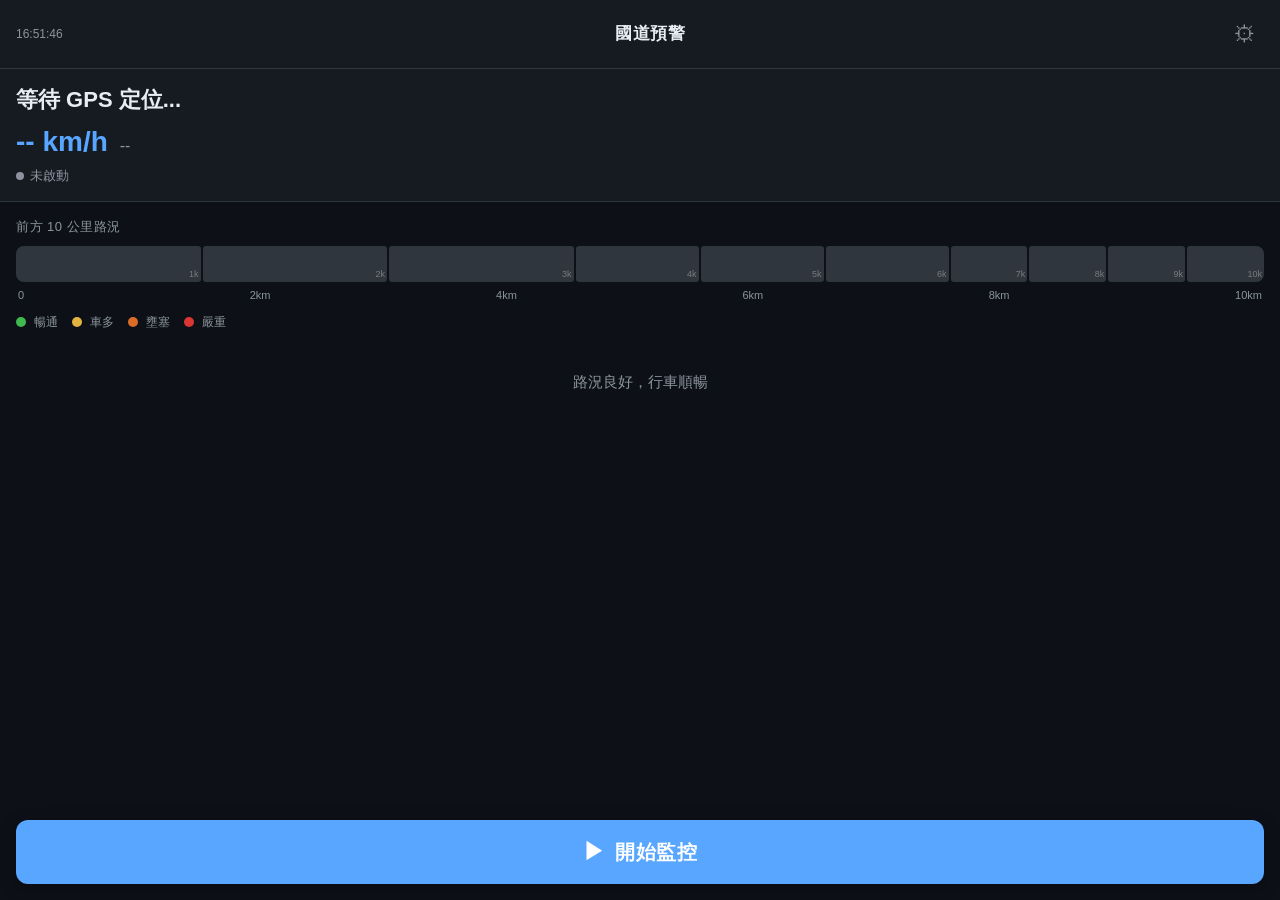
<file: index.html>
<!DOCTYPE html>
<html lang="zh-TW">
<head>
  <meta charset="UTF-8" />
  <meta name="viewport" content="width=device-width, initial-scale=1.0, maximum-scale=1.0, user-scalable=no" />
  <meta name="theme-color" content="#0d1117" />
  <meta name="apple-mobile-web-app-capable" content="yes" />
  <meta name="apple-mobile-web-app-status-bar-style" content="black-translucent" />
  <meta name="apple-mobile-web-app-title" content="國道預警" />
  <title>高速公路車流預警</title>
  <link rel="manifest" href="manifest.json" />
  <link rel="apple-touch-icon" href="icons/icon-192.png" />
  <link rel="stylesheet" href="style.css" />
</head>
<body>

  <!-- 頂部狀態列 -->
  <header class="app-header">
    <div class="update-time" id="updateTime">--:--:--</div>
    <h1 class="app-title">國道預警</h1>
    <button class="settings-btn" id="settingsBtn" aria-label="設定">⚙</button>
  </header>

  <!-- 位置與速度資訊 -->
  <section class="status-section">
    <div class="road-info" id="roadInfo">等待 GPS 定位...</div>
    <div class="speed-direction-row">
      <span class="speed-display" id="currentSpeed">-- km/h</span>
      <span class="direction-display" id="currentDirection">--</span>
    </div>
    <div class="push-status" id="pushStatus">
      <span class="status-dot dot-inactive"></span>
      <span class="status-text">未啟動</span>
    </div>
  </section>

  <!-- 前方路況色塊條 -->
  <section class="traffic-section">
    <div class="traffic-label">前方 10 公里路況</div>
    <div class="traffic-bar" id="trafficBar">
      <div class="traffic-segment unknown" data-km="1"></div>
      <div class="traffic-segment unknown" data-km="2"></div>
      <div class="traffic-segment unknown" data-km="3"></div>
      <div class="traffic-segment unknown" data-km="4"></div>
      <div class="traffic-segment unknown" data-km="5"></div>
      <div class="traffic-segment unknown" data-km="6"></div>
      <div class="traffic-segment unknown" data-km="7"></div>
      <div class="traffic-segment unknown" data-km="8"></div>
      <div class="traffic-segment unknown" data-km="9"></div>
      <div class="traffic-segment unknown" data-km="10"></div>
    </div>
    <div class="traffic-scale">
      <span>0</span><span>2km</span><span>4km</span><span>6km</span><span>8km</span><span>10km</span>
    </div>
    <div class="traffic-legend">
      <span class="legend-dot green"></span><span class="legend-label">暢通</span>
      <span class="legend-dot yellow"></span><span class="legend-label">車多</span>
      <span class="legend-dot orange"></span><span class="legend-label">壅塞</span>
      <span class="legend-dot red"></span><span class="legend-label">嚴重</span>
    </div>
  </section>

  <!-- 警示區 -->
  <section class="alert-section">
    <div class="alert-card hidden" id="alertCard">
      <div class="alert-icon-text">⚠</div>
      <div class="alert-body">
        <div class="alert-message" id="alertMessage"></div>
        <div class="alert-time" id="alertTime"></div>
      </div>
    </div>
    <div class="no-alert-text" id="noAlertText">路況良好，行車順暢</div>
  </section>

  <!-- 開始/停止按鈕 -->
  <section class="control-section">
    <button class="monitor-btn" id="monitorBtn">
      <span class="btn-icon" id="btnIcon">▶</span>
      <span class="btn-text" id="btnText">開始監控</span>
    </button>
  </section>

  <!-- 設定 Drawer -->
  <div class="overlay hidden" id="settingsOverlay"></div>
  <aside class="settings-drawer hidden" id="settingsDrawer">
    <div class="settings-header">
      <h2>設定</h2>
      <button class="close-btn" id="closeSettings" aria-label="關閉">✕</button>
    </div>
    <div class="settings-body">

      <div class="setting-group">
        <div class="setting-label">預警靈敏度</div>
        <label class="radio-label">
          <input type="radio" name="sensitivity" value="yellow" />
          一般（黃色以上即警示）
        </label>
        <label class="radio-label">
          <input type="radio" name="sensitivity" value="orange" checked />
          嚴格（橘色以上才警示）
        </label>
      </div>

      <div class="setting-group">
        <div class="setting-label">通知方式</div>
        <label class="check-label">
          <input type="checkbox" id="notifyPush" checked />
          背景推播通知（螢幕關閉仍有效）
        </label>
        <label class="check-label">
          <input type="checkbox" id="notifyVoice" checked />
          語音播報（螢幕開啟時）
        </label>
        <div class="setting-hint">開車時請保持螢幕常亮以獲取精準預警（手機設定 → 螢幕不熄滅）</div>
      </div>

      <div class="setting-group">
        <div class="setting-label">開發 / 測試</div>
        <label class="check-label">
          <input type="checkbox" id="testMode" />
          測試模式（在家模擬高速公路）
        </label>
        <div class="setting-hint">開啟後忽略「是否在高速公路上」的判斷，方便在家測試警示邏輯</div>
      </div>

      <div class="setting-group">
        <div class="setting-label">預警距離</div>
        <label class="radio-label">
          <input type="radio" name="alertDist" value="auto" checked />
          自動（依車速，最高 8 km）
        </label>
        <label class="radio-label">
          <input type="radio" name="alertDist" value="3" />
          固定 3 km
        </label>
        <label class="radio-label">
          <input type="radio" name="alertDist" value="5" />
          固定 5 km
        </label>
        <label class="radio-label">
          <input type="radio" name="alertDist" value="8" />
          固定 8 km
        </label>
      </div>

      <div class="setting-group">
        <div class="setting-label">Cloudflare Worker URL</div>
        <input
          type="url"
          class="text-input"
          id="workerUrlInput"
          placeholder="https://highway-alert.YOUR_NAME.workers.dev"
        />
        <div class="setting-label" style="margin-top:12px">VAPID 公鑰</div>
        <input
          type="text"
          class="text-input"
          id="vapidKeyInput"
          placeholder="BxxxxxxxxxxxxxxxxxxxxxxxxxxxxxxxxxxxxxxxxxxxxxxxxxxxxxxxxxxxxxxxxxxxxxxxxxxxxxxxxxxxxxxA="
        />
        <button class="save-btn" id="saveSettingsBtn">儲存設定</button>
        <div class="worker-status-row" id="workerStatusRow"></div>
      </div>

    </div>
  </aside>

  <!-- iOS 安裝提示 -->
  <div class="install-banner hidden" id="installBanner">
    <span>點「分享」→「加入主畫面」以安裝 App</span>
    <button class="install-close" id="installClose">✕</button>
  </div>

  <!-- Icon 產生器（首次執行，生成 PNG icon） -->
  <canvas id="iconCanvas" style="display:none"></canvas>

  <script src="config.js"></script>
  <script src="js/geo.js"></script>
  <script src="js/traffic.js"></script>
  <script src="js/alert.js"></script>
  <script src="js/push.js"></script>
  <script src="js/ui.js"></script>
  <script src="js/main.js"></script>
</body>
</html>
</file>
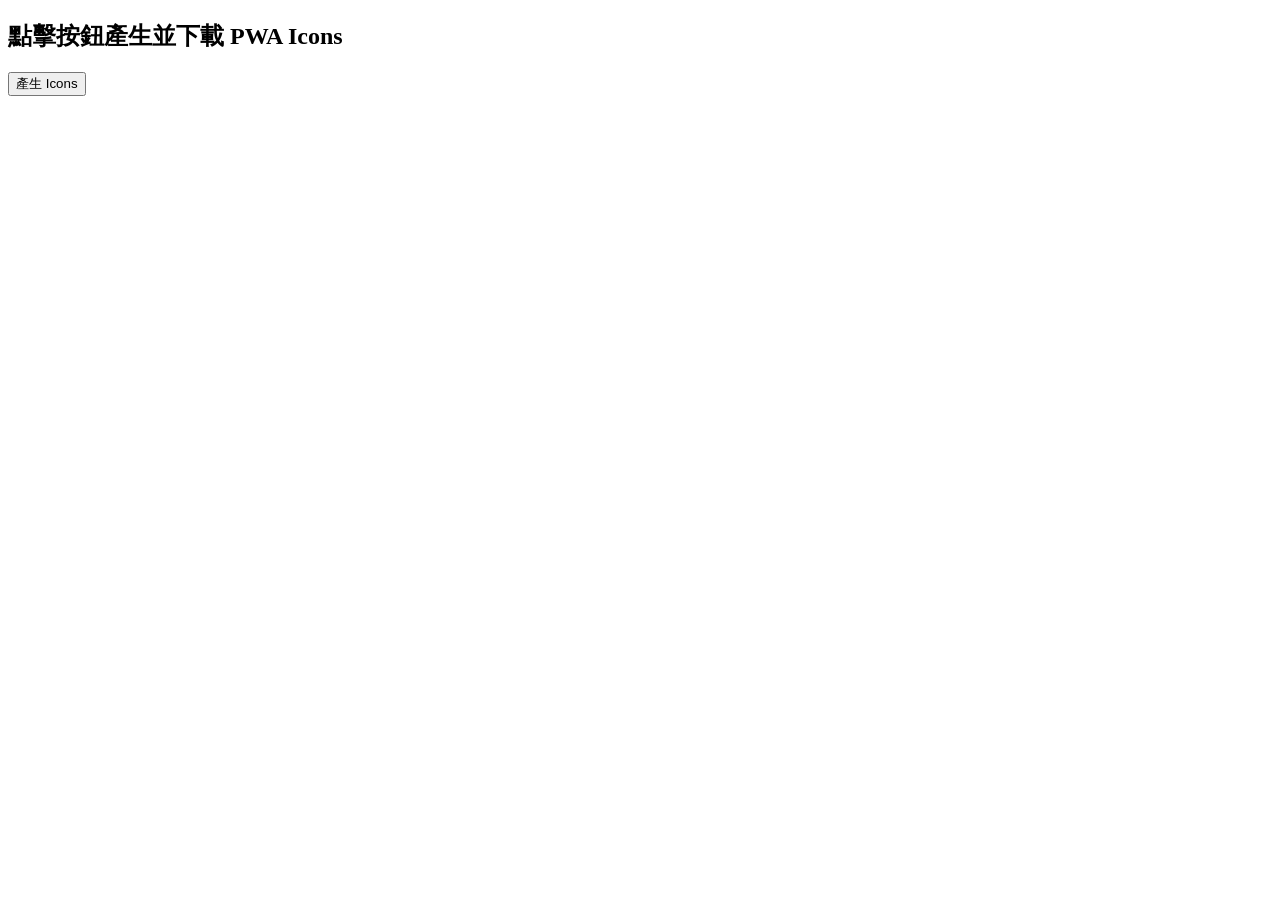
<file: generate-icons.html>
<!DOCTYPE html>
<html>
<head><meta charset="UTF-8"><title>產生 PWA Icon</title></head>
<body>
<h2>點擊按鈕產生並下載 PWA Icons</h2>
<button onclick="generate()">產生 Icons</button>
<div id="out"></div>
<script>
function drawIcon(size) {
  const canvas = document.createElement('canvas');
  canvas.width = canvas.height = size;
  const ctx = canvas.getContext('2d');

  // 背景
  ctx.fillStyle = '#0d1117';
  ctx.roundRect(0, 0, size, size, size * 0.18);
  ctx.fill();

  // 外圓
  ctx.beginPath();
  ctx.arc(size/2, size*0.44, size*0.32, 0, Math.PI*2);
  ctx.strokeStyle = '#58a6ff';
  ctx.lineWidth = size * 0.05;
  ctx.stroke();

  // 道路 (水平線)
  const roadY = size * 0.44;
  ctx.strokeStyle = '#30363d';
  ctx.lineWidth = size * 0.12;
  ctx.lineCap = 'round';
  ctx.beginPath();
  ctx.moveTo(size*0.22, roadY);
  ctx.lineTo(size*0.78, roadY);
  ctx.stroke();

  // 道路中線
  ctx.strokeStyle = '#e3b341';
  ctx.lineWidth = size * 0.025;
  ctx.setLineDash([size*0.07, size*0.05]);
  ctx.beginPath();
  ctx.moveTo(size*0.25, roadY);
  ctx.lineTo(size*0.75, roadY);
  ctx.stroke();
  ctx.setLineDash([]);

  // 警示三角
  const cx = size * 0.5, cy = size * 0.44;
  const r = size * 0.14;
  ctx.beginPath();
  ctx.moveTo(cx, cy - r);
  ctx.lineTo(cx + r * 0.87, cy + r * 0.5);
  ctx.lineTo(cx - r * 0.87, cy + r * 0.5);
  ctx.closePath();
  ctx.fillStyle = '#e3b341';
  ctx.fill();

  // 感嘆號
  ctx.fillStyle = '#0d1117';
  ctx.font = `bold ${size*0.12}px Arial`;
  ctx.textAlign = 'center';
  ctx.textBaseline = 'middle';
  ctx.fillText('!', cx, cy + r*0.1);

  // 文字
  ctx.fillStyle = '#e6edf3';
  ctx.font = `bold ${size*0.1}px -apple-system, Arial`;
  ctx.textAlign = 'center';
  ctx.textBaseline = 'middle';
  ctx.fillText('國道預警', size/2, size*0.82);

  return canvas;
}

function generate() {
  const out = document.getElementById('out');
  out.innerHTML = '';
  [192, 512].forEach(size => {
    const canvas = drawIcon(size);
    canvas.toBlob(blob => {
      const a = document.createElement('a');
      a.href = URL.createObjectURL(blob);
      a.download = `icon-${size}.png`;
      a.textContent = `下載 icon-${size}.png`;
      a.style.cssText = 'display:block;margin:8px 0;font-size:16px';
      out.appendChild(canvas);
      out.appendChild(a);
      canvas.style.cssText = `width:${Math.min(size,192)}px;height:${Math.min(size,192)}px;display:block;margin:8px 0;border:1px solid #ccc`;
    });
  });
}
</script>
</body>
</html>
</file>
<file: style.css>
/* ============================================================
   CSS 變數 & 全域設定
   ============================================================ */
:root {
  --bg:          #0d1117;
  --bg-card:     #161b22;
  --bg-input:    #21262d;
  --border:      #30363d;
  --text:        #e6edf3;
  --text-muted:  #8b949e;
  --accent:      #58a6ff;
  --green:       #2ea043;
  --green-light: #3fb950;
  --yellow:      #d29922;
  --yellow-light:#e3b341;
  --orange:      #bd561d;
  --orange-light:#db6d28;
  --red:         #b62324;
  --red-light:   #da3633;
  --unknown:     #30363d;
  --radius:      12px;
  --radius-sm:   8px;
  --shadow:      0 4px 16px rgba(0,0,0,.4);
}

/* 強制深色（不跟隨系統，開車場景固定深色）*/
*, *::before, *::after { box-sizing: border-box; margin: 0; padding: 0; }

html, body {
  height: 100%;
  background: var(--bg);
  color: var(--text);
  font-family: -apple-system, 'SF Pro Display', 'Helvetica Neue', sans-serif;
  font-size: 16px;
  line-height: 1.4;
  overscroll-behavior: none;
  -webkit-tap-highlight-color: transparent;
  user-select: none;
}

body {
  display: flex;
  flex-direction: column;
  min-height: 100dvh;
  padding-bottom: env(safe-area-inset-bottom);
}

/* ============================================================
   Header
   ============================================================ */
.app-header {
  display: flex;
  align-items: center;
  justify-content: space-between;
  padding: 12px 16px;
  padding-top: calc(12px + env(safe-area-inset-top));
  background: var(--bg-card);
  border-bottom: 1px solid var(--border);
  position: sticky;
  top: 0;
  z-index: 10;
}

.update-time {
  font-size: 12px;
  color: var(--text-muted);
  font-variant-numeric: tabular-nums;
  min-width: 64px;
}

.app-title {
  font-size: 17px;
  font-weight: 600;
  letter-spacing: .5px;
}

.settings-btn {
  background: none;
  border: none;
  color: var(--text-muted);
  font-size: 22px;
  cursor: pointer;
  padding: 4px 8px;
  border-radius: var(--radius-sm);
  line-height: 1;
  min-width: 44px;
  min-height: 44px;
  display: flex;
  align-items: center;
  justify-content: flex-end;
}
.settings-btn:active { opacity: .6; }

/* ============================================================
   Status Section
   ============================================================ */
.status-section {
  padding: 16px;
  background: var(--bg-card);
  border-bottom: 1px solid var(--border);
  display: flex;
  flex-direction: column;
  gap: 6px;
}

.road-info {
  font-size: 22px;
  font-weight: 700;
  color: var(--text);
}

.speed-direction-row {
  display: flex;
  align-items: baseline;
  gap: 12px;
}

.speed-display {
  font-size: 28px;
  font-weight: 700;
  font-variant-numeric: tabular-nums;
  color: var(--accent);
}

.direction-display {
  font-size: 16px;
  color: var(--text-muted);
}

.push-status {
  display: flex;
  align-items: center;
  gap: 6px;
  font-size: 13px;
  color: var(--text-muted);
}

.status-dot {
  width: 8px;
  height: 8px;
  border-radius: 50%;
  flex-shrink: 0;
}
.dot-inactive  { background: var(--text-muted); }
.dot-active    { background: var(--green-light); box-shadow: 0 0 6px var(--green); }
.dot-push      { background: var(--accent); box-shadow: 0 0 6px var(--accent); }
.dot-error     { background: var(--red-light); }

/* ============================================================
   Traffic Bar
   ============================================================ */
.traffic-section {
  padding: 16px;
  background: var(--bg);
}

.traffic-label {
  font-size: 13px;
  color: var(--text-muted);
  margin-bottom: 10px;
  text-transform: uppercase;
  letter-spacing: .5px;
}

.traffic-bar {
  display: flex;
  height: 36px;
  border-radius: var(--radius-sm);
  overflow: hidden;
  gap: 2px;
}

.traffic-segment {
  flex: 25;
  border-radius: 3px;
  transition: background-color .5s ease;
  position: relative;
}
/* 遞進寬度：近端大、遠端小 */
.traffic-segment[data-km="1"],
.traffic-segment[data-km="2"],
.traffic-segment[data-km="3"] { flex: 60; }
.traffic-segment[data-km="4"],
.traffic-segment[data-km="5"],
.traffic-segment[data-km="6"] { flex: 40; }
.traffic-segment::after {
  content: attr(data-km) 'k';
  position: absolute;
  bottom: 2px;
  right: 2px;
  font-size: 9px;
  color: rgba(255,255,255,.35);
  font-variant-numeric: tabular-nums;
}

.traffic-segment.unknown     { background: var(--unknown); }
.traffic-segment.green       { background: var(--green); }
.traffic-segment.yellow      { background: var(--yellow); }
.traffic-segment.orange      { background: var(--orange); }
.traffic-segment.red         { background: var(--red); animation: pulse-red 1.5s infinite; }
.traffic-segment.rapid-decel { background: var(--red); animation: pulse-rapid 0.4s infinite; }

@keyframes pulse-red {
  0%, 100% { background: var(--red); }
  50%       { background: var(--red-light); }
}
@keyframes pulse-rapid {
  0%, 100% { background: var(--red-light); box-shadow: 0 0 8px var(--red-light); }
  50%       { background: #ff2020; box-shadow: 0 0 18px #ff2020; }
}

.traffic-scale {
  display: flex;
  justify-content: space-between;
  margin-top: 6px;
  font-size: 11px;
  color: var(--text-muted);
  padding: 0 2px;
}

.traffic-legend {
  display: flex;
  align-items: center;
  gap: 8px;
  margin-top: 10px;
}

.legend-dot {
  width: 10px;
  height: 10px;
  border-radius: 50%;
  flex-shrink: 0;
}
.legend-dot.green  { background: var(--green-light); }
.legend-dot.yellow { background: var(--yellow-light); }
.legend-dot.orange { background: var(--orange-light); }
.legend-dot.red    { background: var(--red-light); }

.legend-label {
  font-size: 12px;
  color: var(--text-muted);
  margin-right: 6px;
}

/* ============================================================
   Alert Section
   ============================================================ */
.alert-section {
  padding: 16px;
  flex: 1;
  display: flex;
  align-items: flex-start;
}

.alert-card {
  background: var(--bg-card);
  border: 1px solid var(--orange);
  border-radius: var(--radius);
  padding: 14px 16px;
  display: flex;
  align-items: flex-start;
  gap: 12px;
  width: 100%;
  box-shadow: 0 0 20px rgba(189,86,29,.3);
  animation: flash-warning 2s ease-in-out infinite;
}

.alert-card.red-alert {
  border-color: var(--red-light);
  box-shadow: 0 0 20px rgba(218,54,51,.4);
  animation: flash-red 0.9s ease-in-out infinite;
}

.alert-card.critical-alert {
  border-color: #ff2020;
  box-shadow: 0 0 30px rgba(255,32,32,.6);
  animation: flash-critical 0.35s ease-in-out infinite;
}

@keyframes flash-warning {
  0%, 100% { border-color: var(--orange); box-shadow: 0 0 20px rgba(189,86,29,.3); }
  50%       { border-color: var(--orange-light); box-shadow: 0 0 32px rgba(219,109,40,.6); }
}
@keyframes flash-red {
  0%, 100% { border-color: var(--red-light); box-shadow: 0 0 20px rgba(218,54,51,.4); }
  50%       { border-color: #ff4444; box-shadow: 0 0 40px rgba(218,54,51,.8); }
}
@keyframes flash-critical {
  0%, 100% { border-color: #ff2020; box-shadow: 0 0 30px rgba(255,32,32,.6); background: var(--bg-card); }
  50%       { border-color: #ff6666; box-shadow: 0 0 50px rgba(255,32,32,1); background: rgba(180,30,30,.25); }
}

.alert-icon-text {
  font-size: 24px;
  line-height: 1;
  flex-shrink: 0;
}

.alert-body { flex: 1; }

.alert-message {
  font-size: 16px;
  font-weight: 600;
  color: var(--text);
  line-height: 1.4;
}

.alert-time {
  font-size: 12px;
  color: var(--text-muted);
  margin-top: 4px;
}

.no-alert-text {
  font-size: 15px;
  color: var(--text-muted);
  text-align: center;
  width: 100%;
  padding-top: 8px;
}

/* ============================================================
   Control Button
   ============================================================ */
.control-section {
  padding: 16px;
  padding-bottom: calc(16px + env(safe-area-inset-bottom));
}

.monitor-btn {
  width: 100%;
  height: 64px;
  border-radius: var(--radius);
  border: none;
  background: var(--accent);
  color: #fff;
  font-size: 20px;
  font-weight: 700;
  cursor: pointer;
  display: flex;
  align-items: center;
  justify-content: center;
  gap: 10px;
  letter-spacing: .5px;
  box-shadow: var(--shadow);
  transition: transform .1s, opacity .1s, background .3s;
  -webkit-user-select: none;
}

.monitor-btn:active {
  transform: scale(.97);
  opacity: .9;
}

.monitor-btn.active {
  background: var(--red-light);
}

.btn-icon {
  font-size: 22px;
  line-height: 1;
}

/* ============================================================
   Settings Drawer
   ============================================================ */
.overlay {
  position: fixed;
  inset: 0;
  background: rgba(0,0,0,.6);
  z-index: 50;
  opacity: 1;
  transition: opacity .25s;
}

.settings-drawer {
  position: fixed;
  bottom: 0;
  left: 0;
  right: 0;
  background: var(--bg-card);
  border-radius: var(--radius) var(--radius) 0 0;
  border-top: 1px solid var(--border);
  z-index: 60;
  max-height: 80dvh;
  overflow-y: auto;
  padding-bottom: env(safe-area-inset-bottom);
  transform: translateY(0);
  transition: transform .3s cubic-bezier(.4,0,.2,1);
}

.settings-drawer.hidden { transform: translateY(100%); }
.overlay.hidden { opacity: 0; pointer-events: none; }

.settings-header {
  display: flex;
  align-items: center;
  justify-content: space-between;
  padding: 16px 20px 12px;
  border-bottom: 1px solid var(--border);
  position: sticky;
  top: 0;
  background: var(--bg-card);
  z-index: 1;
}

.settings-header h2 { font-size: 18px; font-weight: 600; }

.close-btn {
  background: var(--bg-input);
  border: none;
  color: var(--text-muted);
  font-size: 16px;
  border-radius: 50%;
  width: 32px;
  height: 32px;
  cursor: pointer;
  display: flex;
  align-items: center;
  justify-content: center;
}

.settings-body {
  padding: 16px 20px;
  display: flex;
  flex-direction: column;
  gap: 24px;
}

.setting-group { display: flex; flex-direction: column; gap: 10px; }

.setting-label {
  font-size: 13px;
  text-transform: uppercase;
  letter-spacing: .5px;
  color: var(--text-muted);
  font-weight: 600;
}

.setting-hint {
  font-size: 12px;
  color: var(--text-muted);
  opacity: 0.7;
  line-height: 1.4;
  margin-top: -4px;
}

.radio-label, .check-label {
  display: flex;
  align-items: center;
  gap: 10px;
  font-size: 15px;
  color: var(--text);
  cursor: pointer;
  padding: 4px 0;
}

.radio-label input, .check-label input {
  width: 18px;
  height: 18px;
  accent-color: var(--accent);
  cursor: pointer;
}

.text-input {
  width: 100%;
  background: var(--bg-input);
  border: 1px solid var(--border);
  border-radius: var(--radius-sm);
  color: var(--text);
  font-size: 14px;
  padding: 10px 12px;
  outline: none;
  -webkit-appearance: none;
}
.text-input:focus { border-color: var(--accent); }

.save-btn {
  width: 100%;
  height: 48px;
  background: var(--accent);
  color: #fff;
  border: none;
  border-radius: var(--radius-sm);
  font-size: 16px;
  font-weight: 600;
  cursor: pointer;
  margin-top: 4px;
}
.save-btn:active { opacity: .8; }

.worker-status-row {
  font-size: 13px;
  color: var(--text-muted);
  min-height: 20px;
  margin-top: 4px;
}

/* ============================================================
   Install Banner
   ============================================================ */
.install-banner {
  position: fixed;
  bottom: calc(80px + env(safe-area-inset-bottom));
  left: 16px;
  right: 16px;
  background: var(--bg-card);
  border: 1px solid var(--border);
  border-radius: var(--radius);
  padding: 14px 16px;
  display: flex;
  align-items: center;
  justify-content: space-between;
  gap: 12px;
  font-size: 14px;
  z-index: 40;
  box-shadow: var(--shadow);
}

.install-close {
  background: none;
  border: none;
  color: var(--text-muted);
  font-size: 18px;
  cursor: pointer;
  padding: 4px;
  flex-shrink: 0;
}

/* ============================================================
   Utility
   ============================================================ */
.hidden { display: none !important; }

/* iOS safe area for standalone mode */
@supports (padding-top: env(safe-area-inset-top)) {
  .app-header { padding-top: calc(12px + env(safe-area-inset-top)); }
}
</file>
